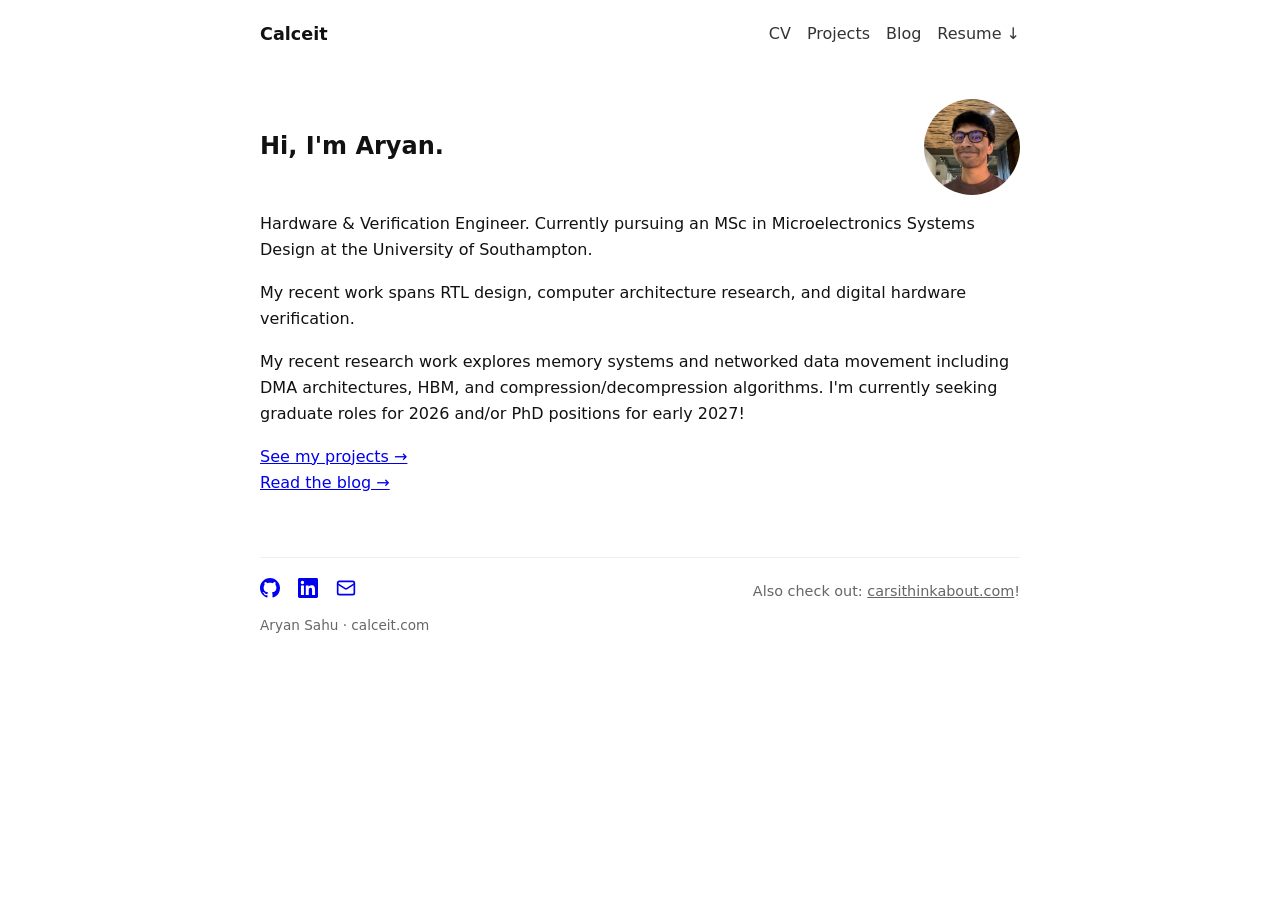
<file: index.html>
<!DOCTYPE html>
<html lang="en">
<head>
<meta charset="UTF-8">
<meta name="viewport" content="width=device-width, initial-scale=1.0">
<title>Aryan Sahu</title>
<link rel="stylesheet" href="style.css">
</head>

<body>
<nav>
<a href="index.html" class="nav-name">Calceit</a>

<div class="nav-links">
<a href="cv.html">CV</a>
<a href="projects.html">Projects</a>
<a href="blog.html">Blog</a>
<a href="Aryan_Sahu_Resume.pdf" target="_blank" class="nav-btn">Resume ↓</a>
</div>
</nav>

<main>

<section class="hero">

<div class="hero-text">
  <div class="hero-heading">
    <h1>Hi, I'm Aryan.</h1>
    <div class="hero-photo">
      <img src="photo.jpg" alt="Aryan Sahu">
    </div>
  </div>

  <p class="hero-sub">
  Hardware & Verification Engineer. Currently pursuing an MSc in Microelectronics Systems Design at the University of Southampton.
  </p>

  <p>
  My recent work spans RTL design, computer architecture research, and digital hardware verification.
  </p>

  <p>
  My recent research work explores memory systems and networked data movement including DMA architectures, HBM, and compression/decompression algorithms.
  I'm currently seeking graduate roles for 2026 and/or PhD positions for early 2027!
  </p>

  <a href="projects.html">See my projects →</a><br>
  <a href="blog.html">Read the blog →</a>
</div>

</section>

</main>

<footer>

<div class="footer-top">

<div class="footer-links">
<a href="https://github.com/calceit" target="_blank" aria-label="GitHub">
  <svg xmlns="http://www.w3.org/2000/svg" width="20" height="20" viewBox="0 0 24 24" fill="currentColor"><path d="M12 0C5.37 0 0 5.37 0 12c0 5.31 3.435 9.795 8.205 11.385.6.105.825-.255.825-.57 0-.285-.015-1.23-.015-2.235-3.015.555-3.795-.735-4.035-1.41-.135-.345-.72-1.41-1.23-1.695-.42-.225-1.02-.78-.015-.795.945-.015 1.62.87 1.845 1.23 1.08 1.815 2.805 1.305 3.495.99.105-.78.42-1.305.765-1.605-2.67-.3-5.46-1.335-5.46-5.925 0-1.305.465-2.385 1.23-3.225-.12-.3-.54-1.53.12-3.18 0 0 1.005-.315 3.3 1.23.96-.27 1.98-.405 3-.405s2.04.135 3 .405c2.295-1.56 3.3-1.23 3.3-1.23.66 1.65.24 2.88.12 3.18.765.84 1.23 1.905 1.23 3.225 0 4.605-2.805 5.625-5.475 5.925.435.375.81 1.095.81 2.22 0 1.605-.015 2.895-.015 3.3 0 .315.225.69.825.57A12.02 12.02 0 0 0 24 12c0-6.63-5.37-12-12-12z"/></svg>
</a>
<a href="https://linkedin.com/in/aryan-s4hu/" target="_blank" aria-label="LinkedIn">
  <svg xmlns="http://www.w3.org/2000/svg" width="20" height="20" viewBox="0 0 24 24" fill="currentColor"><path d="M20.447 20.452h-3.554v-5.569c0-1.328-.027-3.037-1.852-3.037-1.853 0-2.136 1.445-2.136 2.939v5.667H9.351V9h3.414v1.561h.046c.477-.9 1.637-1.85 3.37-1.85 3.601 0 4.267 2.37 4.267 5.455v6.286zM5.337 7.433a2.062 2.062 0 0 1-2.063-2.065 2.064 2.064 0 1 1 2.063 2.065zm1.782 13.019H3.555V9h3.564v11.452zM22.225 0H1.771C.792 0 0 .774 0 1.729v20.542C0 23.227.792 24 1.771 24h20.451C23.2 24 24 23.227 24 22.271V1.729C24 .774 23.2 0 22.222 0h.003z"/></svg>
</a>
<a href="mailto:aryan_sahu@outlook.com" aria-label="Email">
  <svg xmlns="http://www.w3.org/2000/svg" width="20" height="20" viewBox="0 0 24 24" fill="none" stroke="currentColor" stroke-width="2" stroke-linecap="round" stroke-linejoin="round"><rect x="2" y="4" width="20" height="16" rx="2"/><path d="m22 7-8.97 5.7a1.94 1.94 0 0 1-2.06 0L2 7"/></svg>
</a>
</div>

<div class="footer-extra">
Also check out: <a href="https://carsithinkabout.com" target="_blank">carsithinkabout.com</a>!
</div>

</div>

<div class="footer-copy">
Aryan Sahu · calceit.com
</div>

</footer>

</body>
</html>
</file>
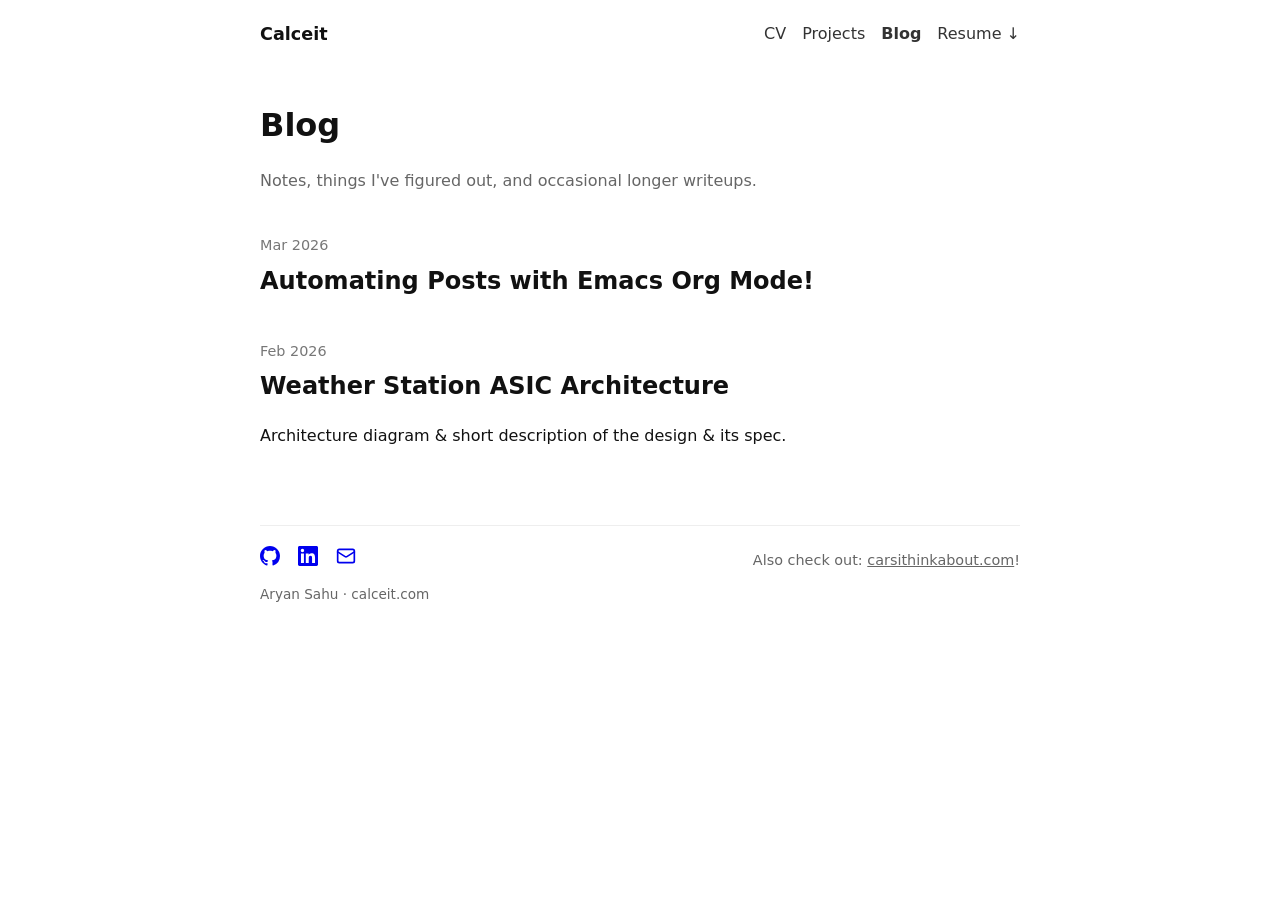
<file: blog.html>
<!DOCTYPE html>
<html lang="en">
<head>
<meta charset="UTF-8">
<meta name="viewport" content="width=device-width, initial-scale=1.0">
<title>Blog | Aryan Sahu</title>
<link rel="stylesheet" href="style.css">
</head>

<body>

<nav>
<a href="index.html" class="nav-name">Calceit</a>
<div class="nav-links">
<a href="cv.html">CV</a>
<a href="projects.html">Projects</a>
<a href="blog.html" class="active">Blog</a>
<a href="Aryan_Sahu_Resume.pdf" target="_blank" class="nav-btn">Resume ↓</a>
</div>
</nav>

<main>

<h1 class="page-title">Blog</h1>

<p class="page-sub">
Notes, things I've figured out, and occasional longer writeups.
</p>

<div class="blog-list">

<article class="note">
<div class="note-date">Mar 2026</div>
<h2 class="note-title"><a href="test.html">Automating Posts with Emacs Org Mode!</a></h2>
</article>

<article class="note">
<div class="note-date">Feb 2026</div>
<h2 class="note-title"><a href="weather-station-architecture.html">Weather Station ASIC Architecture</a></h2>
<p>Architecture diagram & short description of the design & its spec.</p>
</article>

</div>

</main>

<footer>

<div class="footer-top">

<div class="footer-links">
<a href="https://github.com/calceit" target="_blank" aria-label="GitHub">
  <svg xmlns="http://www.w3.org/2000/svg" width="20" height="20" viewBox="0 0 24 24" fill="currentColor"><path d="M12 0C5.37 0 0 5.37 0 12c0 5.31 3.435 9.795 8.205 11.385.6.105.825-.255.825-.57 0-.285-.015-1.23-.015-2.235-3.015.555-3.795-.735-4.035-1.41-.135-.345-.72-1.41-1.23-1.695-.42-.225-1.02-.78-.015-.795.945-.015 1.62.87 1.845 1.23 1.08 1.815 2.805 1.305 3.495.99.105-.78.42-1.305.765-1.605-2.67-.3-5.46-1.335-5.46-5.925 0-1.305.465-2.385 1.23-3.225-.12-.3-.54-1.53.12-3.18 0 0 1.005-.315 3.3 1.23.96-.27 1.98-.405 3-.405s2.04.135 3 .405c2.295-1.56 3.3-1.23 3.3-1.23.66 1.65.24 2.88.12 3.18.765.84 1.23 1.905 1.23 3.225 0 4.605-2.805 5.625-5.475 5.925.435.375.81 1.095.81 2.22 0 1.605-.015 2.895-.015 3.3 0 .315.225.69.825.57A12.02 12.02 0 0 0 24 12c0-6.63-5.37-12-12-12z"/></svg>
</a>
<a href="https://linkedin.com/in/aryan-s4hu/" target="_blank" aria-label="LinkedIn">
  <svg xmlns="http://www.w3.org/2000/svg" width="20" height="20" viewBox="0 0 24 24" fill="currentColor"><path d="M20.447 20.452h-3.554v-5.569c0-1.328-.027-3.037-1.852-3.037-1.853 0-2.136 1.445-2.136 2.939v5.667H9.351V9h3.414v1.561h.046c.477-.9 1.637-1.85 3.37-1.85 3.601 0 4.267 2.37 4.267 5.455v6.286zM5.337 7.433a2.062 2.062 0 0 1-2.063-2.065 2.064 2.064 0 1 1 2.063 2.065zm1.782 13.019H3.555V9h3.564v11.452zM22.225 0H1.771C.792 0 0 .774 0 1.729v20.542C0 23.227.792 24 1.771 24h20.451C23.2 24 24 23.227 24 22.271V1.729C24 .774 23.2 0 22.222 0h.003z"/></svg>
</a>
<a href="mailto:aryan_sahu@outlook.com" aria-label="Email">
  <svg xmlns="http://www.w3.org/2000/svg" width="20" height="20" viewBox="0 0 24 24" fill="none" stroke="currentColor" stroke-width="2" stroke-linecap="round" stroke-linejoin="round"><rect x="2" y="4" width="20" height="16" rx="2"/><path d="m22 7-8.97 5.7a1.94 1.94 0 0 1-2.06 0L2 7"/></svg>
</a>
</div>

<div class="footer-extra">
Also check out: <a href="https://carsithinkabout.com" target="_blank">carsithinkabout.com</a>!
</div>

</div>

<div class="footer-copy">
Aryan Sahu · calceit.com
</div>

</footer>

</body>
</html>
</file>
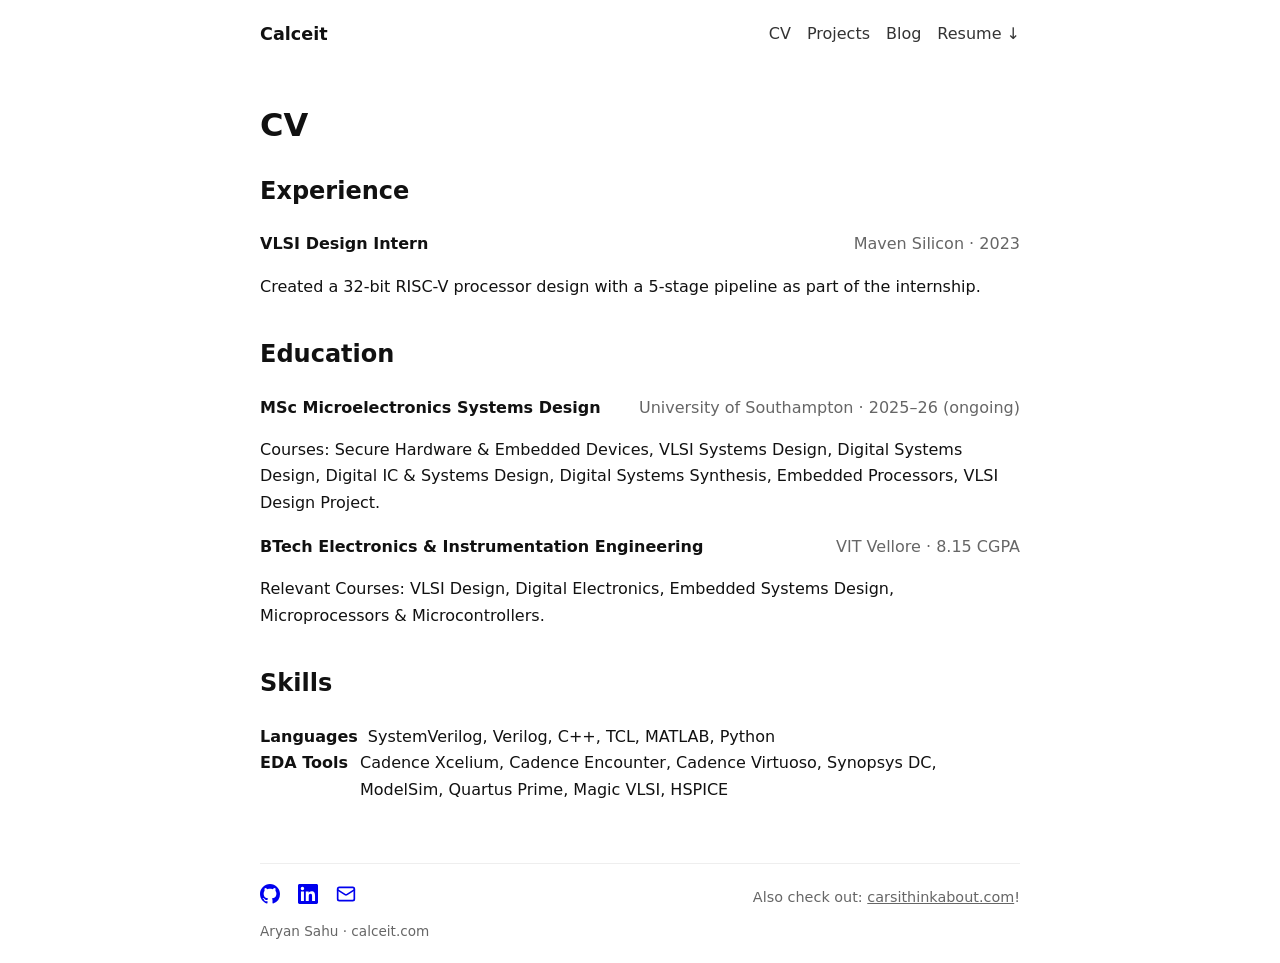
<file: cv.html>
<!DOCTYPE html>
<html lang="en">
<head>
<meta charset="UTF-8">
<meta name="viewport" content="width=device-width, initial-scale=1.0">
<title>CV | Aryan Sahu</title>
<link rel="stylesheet" href="style.css">
</head>
<body>
<nav>
<a href="index.html" class="nav-name">Calceit</a>

<div class="nav-links">
<a href="cv.html">CV</a>
<a href="projects.html">Projects</a>
<a href="blog.html">Blog</a>
<a href="Aryan_Sahu_Resume.pdf" target="_blank" class="nav-btn">Resume ↓</a>
</div>
</nav>
  <main>

    <h1 class="page-title">CV</h1>

    <section class="cv-section">
      <h2>Experience</h2>

      <div class="cv-item">
        <div class="cv-item-header">
          <span class="cv-item-title">VLSI Design Intern</span>
          <span class="cv-item-meta">Maven Silicon &middot; 2023</span>
        </div>
        <p>Created a 32-bit RISC-V processor design with a 5-stage pipeline as part of the internship.</p>
      </div>

    </section>

    <section class="cv-section">
      <h2>Education</h2>

      <div class="cv-item">
        <div class="cv-item-header">
          <span class="cv-item-title">MSc Microelectronics Systems Design</span>
          <span class="cv-item-meta">University of Southampton &middot; 2025–26 (ongoing) </span>
        </div>
        <p>Courses: Secure Hardware &amp Embedded Devices, VLSI Systems Design, Digital Systems Design, Digital IC &amp Systems Design, Digital Systems Synthesis, Embedded Processors, VLSI Design Project. </p>
      </div>

      <div class="cv-item">
        <div class="cv-item-header">
          <span class="cv-item-title">BTech Electronics &amp; Instrumentation Engineering</span>
          <span class="cv-item-meta">VIT Vellore &middot; 8.15 CGPA</span>
        </div>
        <p>Relevant Courses: VLSI Design, Digital Electronics, Embedded Systems Design, Microprocessors &amp Microcontrollers. </p>
      </div>

    </section>

    <section class="cv-section">
      <h2>Skills</h2>
      <div class="skills-grid">
        <div class="skills-row">
          <span class="skills-label">Languages</span>
          <span>SystemVerilog, Verilog, C++, TCL, MATLAB, Python</span>
        </div>
        <div class="skills-row">
          <span class="skills-label">EDA Tools</span>
          <span>Cadence Xcelium, Cadence Encounter, Cadence Virtuoso, Synopsys DC, ModelSim, Quartus Prime, Magic VLSI, HSPICE</span>
        </div>
      </div>
    </section>

  </main>

 <footer>

<div class="footer-top">

<div class="footer-links">
<a href="https://github.com/calceit" target="_blank" aria-label="GitHub">
  <svg xmlns="http://www.w3.org/2000/svg" width="20" height="20" viewBox="0 0 24 24" fill="currentColor"><path d="M12 0C5.37 0 0 5.37 0 12c0 5.31 3.435 9.795 8.205 11.385.6.105.825-.255.825-.57 0-.285-.015-1.23-.015-2.235-3.015.555-3.795-.735-4.035-1.41-.135-.345-.72-1.41-1.23-1.695-.42-.225-1.02-.78-.015-.795.945-.015 1.62.87 1.845 1.23 1.08 1.815 2.805 1.305 3.495.99.105-.78.42-1.305.765-1.605-2.67-.3-5.46-1.335-5.46-5.925 0-1.305.465-2.385 1.23-3.225-.12-.3-.54-1.53.12-3.18 0 0 1.005-.315 3.3 1.23.96-.27 1.98-.405 3-.405s2.04.135 3 .405c2.295-1.56 3.3-1.23 3.3-1.23.66 1.65.24 2.88.12 3.18.765.84 1.23 1.905 1.23 3.225 0 4.605-2.805 5.625-5.475 5.925.435.375.81 1.095.81 2.22 0 1.605-.015 2.895-.015 3.3 0 .315.225.69.825.57A12.02 12.02 0 0 0 24 12c0-6.63-5.37-12-12-12z"/></svg>
</a>
<a href="https://linkedin.com/in/aryan-s4hu/" target="_blank" aria-label="LinkedIn">
  <svg xmlns="http://www.w3.org/2000/svg" width="20" height="20" viewBox="0 0 24 24" fill="currentColor"><path d="M20.447 20.452h-3.554v-5.569c0-1.328-.027-3.037-1.852-3.037-1.853 0-2.136 1.445-2.136 2.939v5.667H9.351V9h3.414v1.561h.046c.477-.9 1.637-1.85 3.37-1.85 3.601 0 4.267 2.37 4.267 5.455v6.286zM5.337 7.433a2.062 2.062 0 0 1-2.063-2.065 2.064 2.064 0 1 1 2.063 2.065zm1.782 13.019H3.555V9h3.564v11.452zM22.225 0H1.771C.792 0 0 .774 0 1.729v20.542C0 23.227.792 24 1.771 24h20.451C23.2 24 24 23.227 24 22.271V1.729C24 .774 23.2 0 22.222 0h.003z"/></svg>
</a>
<a href="mailto:aryan_sahu@outlook.com" aria-label="Email">
  <svg xmlns="http://www.w3.org/2000/svg" width="20" height="20" viewBox="0 0 24 24" fill="none" stroke="currentColor" stroke-width="2" stroke-linecap="round" stroke-linejoin="round"><rect x="2" y="4" width="20" height="16" rx="2"/><path d="m22 7-8.97 5.7a1.94 1.94 0 0 1-2.06 0L2 7"/></svg>
</a>
</div>

<div class="footer-extra">
Also check out: <a href="https://carsithinkabout.com" target="_blank">carsithinkabout.com</a>!
</div>

</div>

<div class="footer-copy">
Aryan Sahu · calceit.com

</body>
</html>
</file>
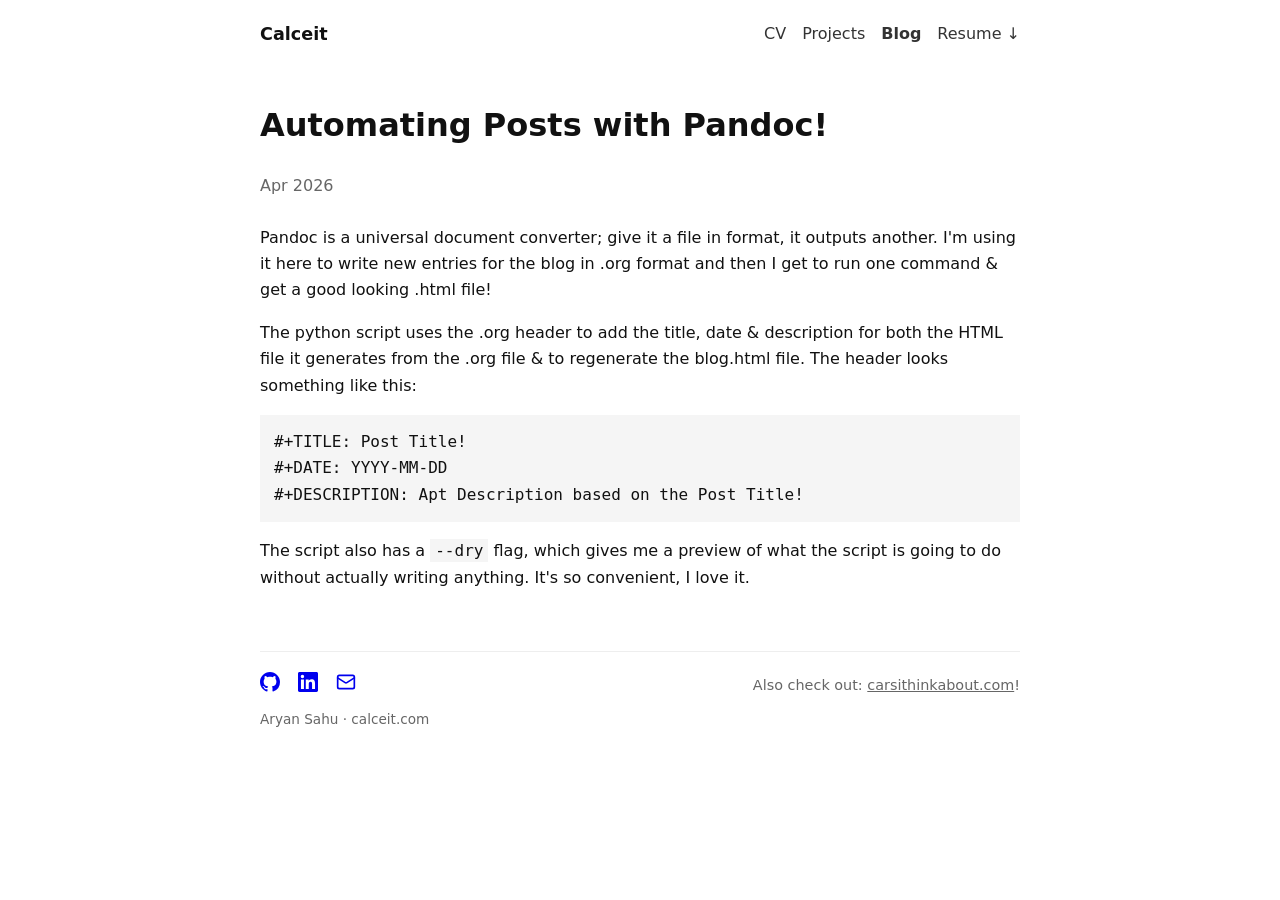
<file: pandoc.html>
<!DOCTYPE html>
<html lang="en">
<head>
<meta charset="UTF-8">
<meta name="viewport" content="width=device-width, initial-scale=1.0">
<title>Automating Posts with Pandoc! | Aryan Sahu</title>
<link rel="stylesheet" href="style.css">
</head>

<body>

<nav>
<a href="index.html" class="nav-name">Calceit</a>
<div class="nav-links">
<a href="cv.html">CV</a>
<a href="projects.html">Projects</a>
<a href="blog.html" class="active">Blog</a>
<a href="Aryan_Sahu_Resume.pdf" target="_blank" class="nav-btn">Resume ↓</a>
</div>
</nav>

<main>

<h1>Automating Posts with Pandoc!</h1>
<p class="post-date">Apr 2026</p>

<p>Pandoc is a universal document converter; give it a file in format,
it outputs another. I'm using it here to write new entries for the blog
in .org format and then I get to run one command &amp; get a good
looking .html file!</p>
<p>The python script uses the .org header to add the title, date &amp;
description for both the HTML file it generates from the .org file &amp;
to regenerate the blog.html file. The header looks something like
this:</p>
<pre><code>#+TITLE: Post Title!
#+DATE: YYYY-MM-DD
#+DESCRIPTION: Apt Description based on the Post Title!
</code></pre>
<p>The script also has a <code>--dry</code> flag, which gives me a
preview of what the script is going to do without actually writing
anything. It's so convenient, I love it.</p>

</main>

<footer>

<div class="footer-top">

<div class="footer-links">
<a href="https://github.com/calceit" target="_blank" aria-label="GitHub">
  <svg xmlns="http://www.w3.org/2000/svg" width="20" height="20" viewBox="0 0 24 24" fill="currentColor"><path d="M12 0C5.37 0 0 5.37 0 12c0 5.31 3.435 9.795 8.205 11.385.6.105.825-.255.825-.57 0-.285-.015-1.23-.015-2.235-3.015.555-3.795-.735-4.035-1.41-.135-.345-.72-1.41-1.23-1.695-.42-.225-1.02-.78-.015-.795.945-.015 1.62.87 1.845 1.23 1.08 1.815 2.805 1.305 3.495.99.105-.78.42-1.305.765-1.605-2.67-.3-5.46-1.335-5.46-5.925 0-1.305.465-2.385 1.23-3.225-.12-.3-.54-1.53.12-3.18 0 0 1.005-.315 3.3 1.23.96-.27 1.98-.405 3-.405s2.04.135 3 .405c2.295-1.56 3.3-1.23 3.3-1.23.66 1.65.24 2.88.12 3.18.765.84 1.23 1.905 1.23 3.225 0 4.605-2.805 5.625-5.475 5.925.435.375.81 1.095.81 2.22 0 1.605-.015 2.895-.015 3.3 0 .315.225.69.825.57A12.02 12.02 0 0 0 24 12c0-6.63-5.37-12-12-12z"/></svg>
</a>
<a href="https://linkedin.com/in/aryan-s4hu/" target="_blank" aria-label="LinkedIn">
  <svg xmlns="http://www.w3.org/2000/svg" width="20" height="20" viewBox="0 0 24 24" fill="currentColor"><path d="M20.447 20.452h-3.554v-5.569c0-1.328-.027-3.037-1.852-3.037-1.853 0-2.136 1.445-2.136 2.939v5.667H9.351V9h3.414v1.561h.046c.477-.9 1.637-1.85 3.37-1.85 3.601 0 4.267 2.37 4.267 5.455v6.286zM5.337 7.433a2.062 2.062 0 0 1-2.063-2.065 2.064 2.064 0 1 1 2.063 2.065zm1.782 13.019H3.555V9h3.564v11.452zM22.225 0H1.771C.792 0 0 .774 0 1.729v20.542C0 23.227.792 24 1.771 24h20.451C23.2 24 24 23.227 24 22.271V1.729C24 .774 23.2 0 22.222 0h.003z"/></svg>
</a>
<a href="mailto:aryan_sahu@outlook.com" aria-label="Email">
  <svg xmlns="http://www.w3.org/2000/svg" width="20" height="20" viewBox="0 0 24 24" fill="none" stroke="currentColor" stroke-width="2" stroke-linecap="round" stroke-linejoin="round"><rect x="2" y="4" width="20" height="16" rx="2"/><path d="m22 7-8.97 5.7a1.94 1.94 0 0 1-2.06 0L2 7"/></svg>
</a>
</div>

<div class="footer-extra">
Also check out: <a href="https://carsithinkabout.com" target="_blank">carsithinkabout.com</a>!
</div>

</div>

<div class="footer-copy">
Aryan Sahu · calceit.com
</div>

</footer>

</body>
</html>
</file>
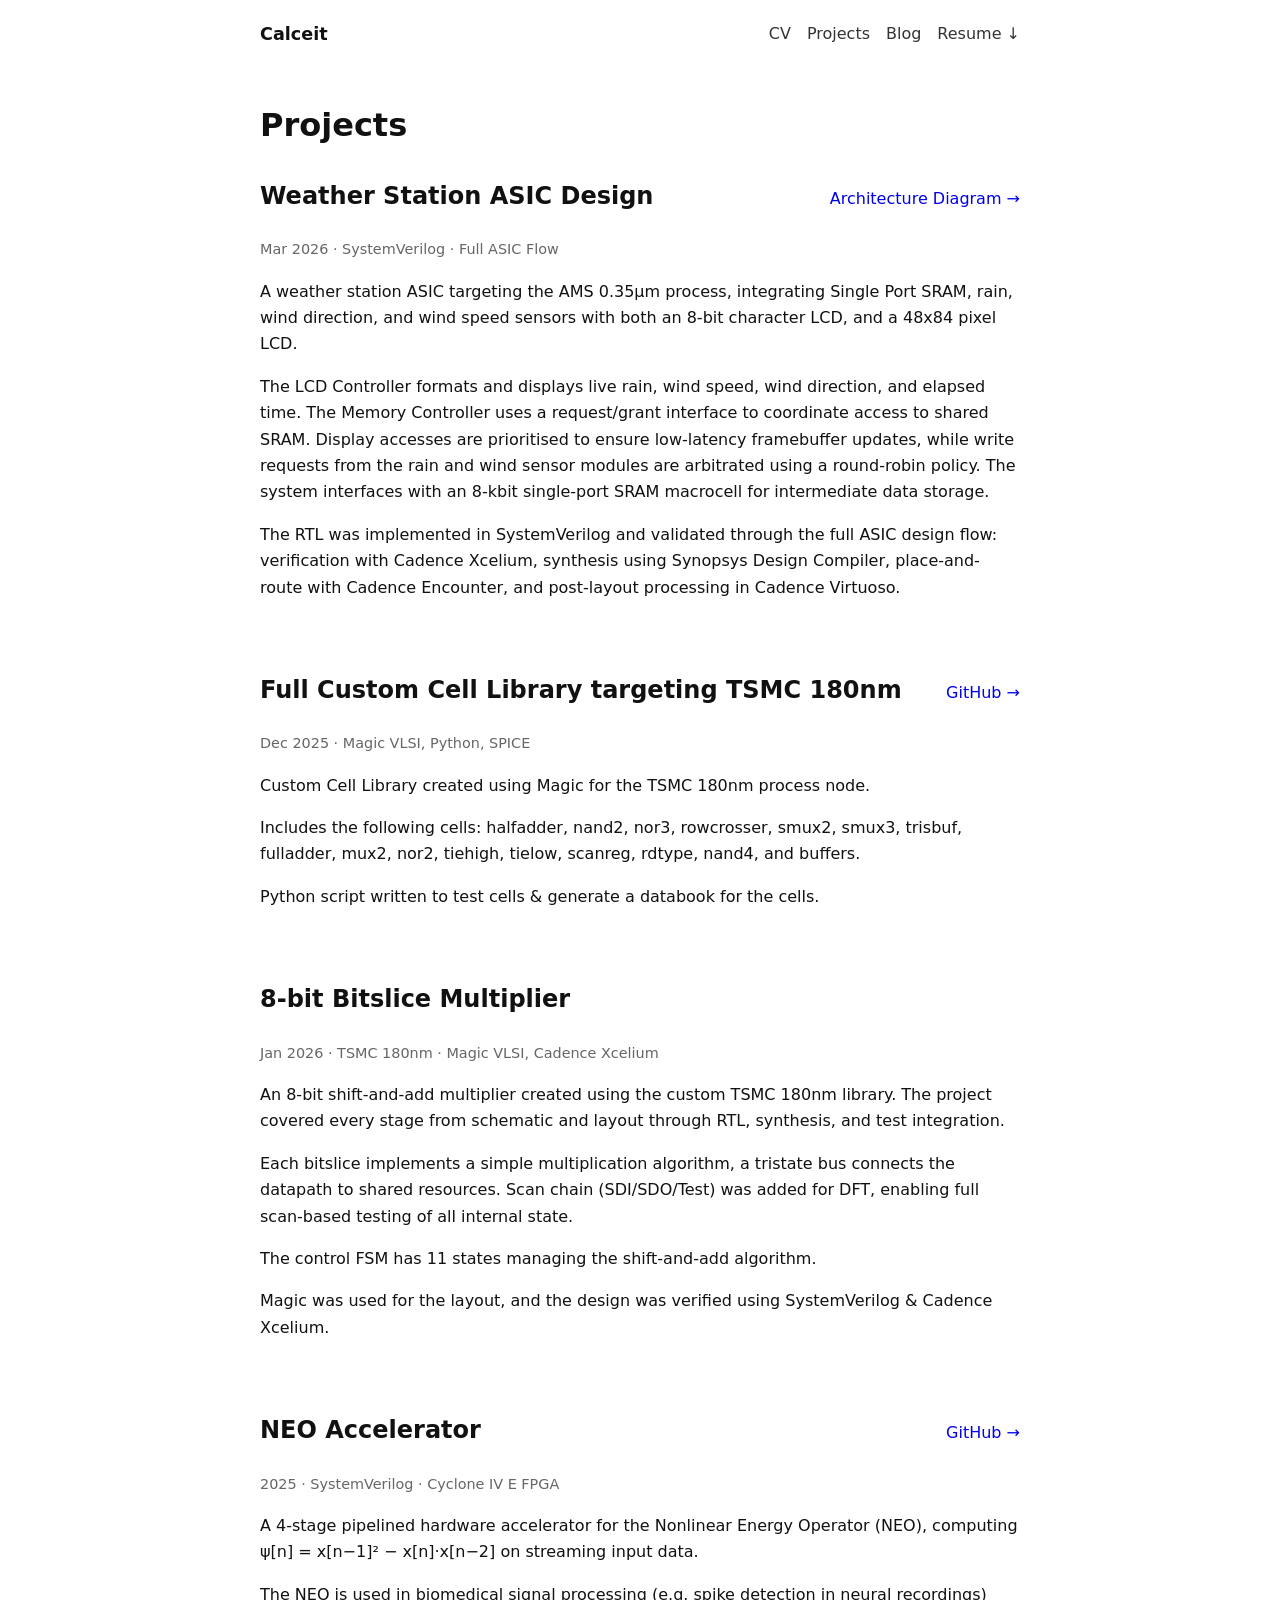
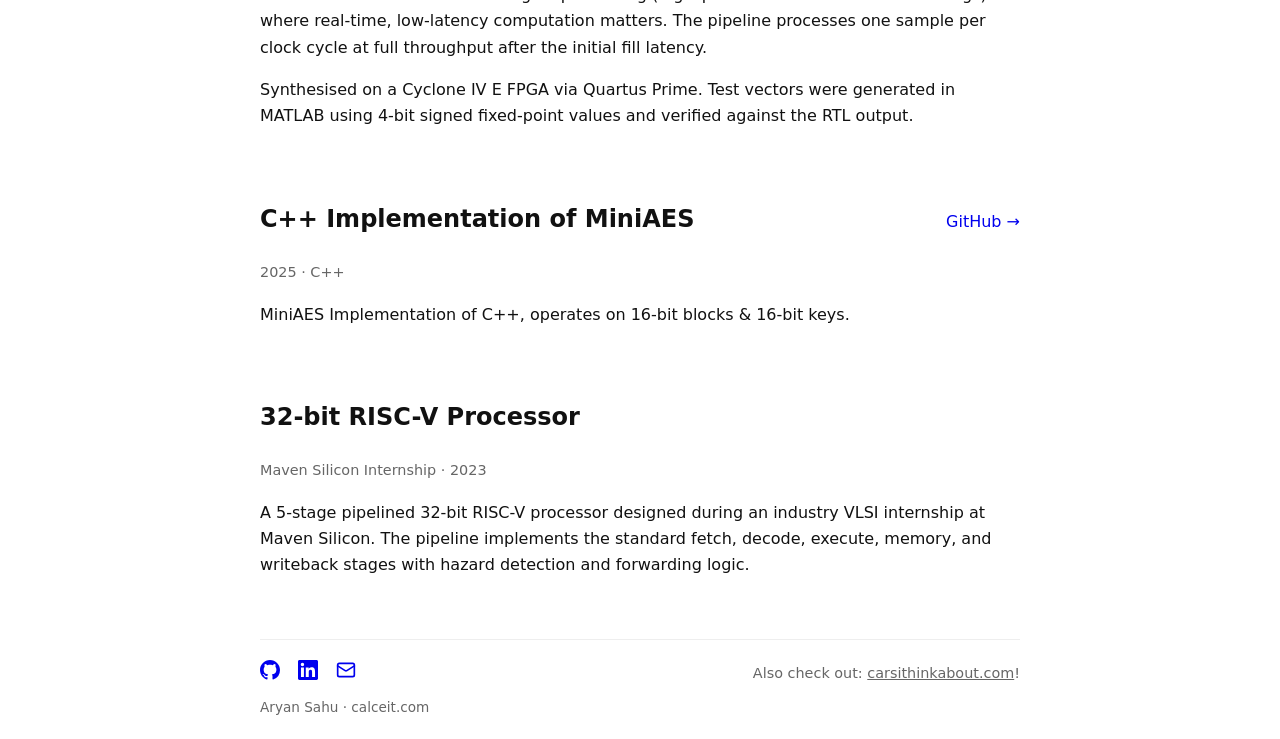
<file: projects.html>
<!DOCTYPE html>
<html lang="en">
<head>
<meta charset="UTF-8">
<meta name="viewport" content="width=device-width, initial-scale=1.0">
<title>Projects | Aryan Sahu</title>
<link rel="stylesheet" href="style.css">
</head>
<body>
<nav>
<a href="index.html" class="nav-name">Calceit</a>

<div class="nav-links">
<a href="cv.html">CV</a>
<a href="projects.html">Projects</a>
<a href="blog.html">Blog</a>
<a href="Aryan_Sahu_Resume.pdf" target="_blank" class="nav-btn">Resume ↓</a>
</div>
</nav>
  <main>

    <h1 class="page-title">Projects</h1>

    <article class="project">
      <div class="project-header">
        <div>
          <h2 class="project-title">Weather Station ASIC Design</h2>
          <span class="project-meta"> Mar 2026 &middot; SystemVerilog &middot; Full ASIC Flow </span>
        </div>
        <a href="weather-station-architecture.html" class="project-link">Architecture Diagram →</a>
      </div>
      <div class="project-body">
        <p>A weather station ASIC targeting the AMS 0.35µm process, integrating Single Port SRAM, rain, wind direction, and wind speed sensors with both an 8-bit character LCD, and a 48x84 pixel LCD.</p>
        <p>The LCD Controller formats and displays live rain, wind speed, wind direction, and elapsed time. The Memory Controller uses a request/grant interface to coordinate access to shared SRAM. Display accesses are prioritised to ensure low-latency framebuffer updates, while write requests from the rain and wind sensor modules are arbitrated using a round-robin policy. The system interfaces with an 8-kbit single-port SRAM macrocell for intermediate data storage.</p>
        <p>The RTL was implemented in SystemVerilog and validated through the full ASIC design flow: verification with Cadence Xcelium, synthesis using Synopsys Design Compiler, place-and-route with Cadence Encounter, and post-layout processing in Cadence Virtuoso.</p>
      </div>
    </article>

 <article class="project">
      <div class="project-header">
        <div>
          <h2 class="project-title">Full Custom Cell Library targeting TSMC 180nm</h2>
          <span class="project-meta"> Dec 2025 &middot; Magic VLSI, Python, SPICE  </span>
        </div>
        <a href="https://github.com/calceit/Custom-Cell-Library" class="project-link" target="_blank">GitHub →</a>
      </div>
      <div class="project-body">
        <p>Custom Cell Library created using Magic for the TSMC 180nm process node. </p>
        <p>Includes the following cells: halfadder, nand2, nor3, rowcrosser, smux2, smux3, trisbuf, fulladder, mux2, nor2, tiehigh, tielow, scanreg, rdtype, nand4, and buffers. </p>
        <p>Python script written to test cells & generate a databook for the cells. </p>
      </div>
    </article>

    <article class="project">
      <div class="project-header">
        <div>
          <h2 class="project-title">8-bit Bitslice Multiplier</h2>
          <span class="project-meta"> Jan 2026 &middot; TSMC 180nm &middot; Magic VLSI, Cadence Xcelium</span>
        </div>
      </div>
      <div class="project-body">
        <p>An 8-bit shift-and-add multiplier created using the custom TSMC 180nm library. The project covered every stage from schematic and layout through RTL, synthesis, and test integration.</p>
        <p>Each bitslice implements a simple multiplication algorithm, a tristate bus connects the datapath to shared resources. Scan chain (SDI/SDO/Test) was added for DFT, enabling full scan-based testing of all internal state.</p>
                <p>The control FSM has 11 states managing the shift-and-add algorithm.</p>
        <p>Magic was used for the layout, and the design was verified using SystemVerilog & Cadence Xcelium.</p>
      </div>
    </article>
 
    <article class="project">
      <div class="project-header">
        <div>
          <h2 class="project-title">NEO Accelerator</h2>
          <span class="project-meta">2025 &middot; SystemVerilog &middot; Cyclone IV E FPGA </span>
        </div>
        <a href="https://github.com/calceit/NEO" class="project-link" target="_blank">GitHub →</a>
      </div>
      <div class="project-body">
        <p>A 4-stage pipelined hardware accelerator for the Nonlinear Energy Operator (NEO), computing ψ[n] = x[n−1]² − x[n]·x[n−2] on streaming input data.</p>
        <p>The NEO is used in biomedical signal processing (e.g. spike detection in neural recordings) where real-time, low-latency computation matters. The pipeline processes one sample per clock cycle at full throughput after the initial fill latency.</p>
        <p>Synthesised on a Cyclone IV E FPGA via Quartus Prime. Test vectors were generated in MATLAB using 4-bit signed fixed-point values and verified against the RTL output.</p>
      </div>
    </article>

    <article class="project">
      <div class="project-header">
        <div>
          <h2 class="project-title">C++ Implementation of MiniAES</h2>
          <span class="project-meta">2025 &middot; C++  </span>
        </div>
        <a href="https://github.com/calceit/MiniAES" class="project-link" target="_blank">GitHub →</a>
      </div>
      <div class="project-body">
        <p>MiniAES Implementation of C++, operates on 16-bit blocks & 16-bit keys. </p>
      </div>
    </article>

    <article class="project">
      <div class="project-header">
        <div>
          <h2 class="project-title">32-bit RISC-V Processor</h2>
          <span class="project-meta">Maven Silicon Internship &middot; 2023</span>
        </div>
      </div>
      <div class="project-body">
        <p>A 5-stage pipelined 32-bit RISC-V processor designed during an industry VLSI internship at Maven Silicon. The pipeline implements the standard fetch, decode, execute, memory, and writeback stages with hazard detection and forwarding logic.</p>
      </div>
    </article>

  </main>

 <footer>

<div class="footer-top">

<div class="footer-links">
<a href="https://github.com/calceit" target="_blank" aria-label="GitHub">
  <svg xmlns="http://www.w3.org/2000/svg" width="20" height="20" viewBox="0 0 24 24" fill="currentColor"><path d="M12 0C5.37 0 0 5.37 0 12c0 5.31 3.435 9.795 8.205 11.385.6.105.825-.255.825-.57 0-.285-.015-1.23-.015-2.235-3.015.555-3.795-.735-4.035-1.41-.135-.345-.72-1.41-1.23-1.695-.42-.225-1.02-.78-.015-.795.945-.015 1.62.87 1.845 1.23 1.08 1.815 2.805 1.305 3.495.99.105-.78.42-1.305.765-1.605-2.67-.3-5.46-1.335-5.46-5.925 0-1.305.465-2.385 1.23-3.225-.12-.3-.54-1.53.12-3.18 0 0 1.005-.315 3.3 1.23.96-.27 1.98-.405 3-.405s2.04.135 3 .405c2.295-1.56 3.3-1.23 3.3-1.23.66 1.65.24 2.88.12 3.18.765.84 1.23 1.905 1.23 3.225 0 4.605-2.805 5.625-5.475 5.925.435.375.81 1.095.81 2.22 0 1.605-.015 2.895-.015 3.3 0 .315.225.69.825.57A12.02 12.02 0 0 0 24 12c0-6.63-5.37-12-12-12z"/></svg>
</a>
<a href="https://linkedin.com/in/aryan-s4hu/" target="_blank" aria-label="LinkedIn">
  <svg xmlns="http://www.w3.org/2000/svg" width="20" height="20" viewBox="0 0 24 24" fill="currentColor"><path d="M20.447 20.452h-3.554v-5.569c0-1.328-.027-3.037-1.852-3.037-1.853 0-2.136 1.445-2.136 2.939v5.667H9.351V9h3.414v1.561h.046c.477-.9 1.637-1.85 3.37-1.85 3.601 0 4.267 2.37 4.267 5.455v6.286zM5.337 7.433a2.062 2.062 0 0 1-2.063-2.065 2.064 2.064 0 1 1 2.063 2.065zm1.782 13.019H3.555V9h3.564v11.452zM22.225 0H1.771C.792 0 0 .774 0 1.729v20.542C0 23.227.792 24 1.771 24h20.451C23.2 24 24 23.227 24 22.271V1.729C24 .774 23.2 0 22.222 0h.003z"/></svg>
</a>
<a href="mailto:aryan_sahu@outlook.com" aria-label="Email">
  <svg xmlns="http://www.w3.org/2000/svg" width="20" height="20" viewBox="0 0 24 24" fill="none" stroke="currentColor" stroke-width="2" stroke-linecap="round" stroke-linejoin="round"><rect x="2" y="4" width="20" height="16" rx="2"/><path d="m22 7-8.97 5.7a1.94 1.94 0 0 1-2.06 0L2 7"/></svg>
</a>
</div>

<div class="footer-extra">
Also check out: <a href="https://carsithinkabout.com" target="_blank">carsithinkabout.com</a>!
</div>

</div>

<div class="footer-copy">
Aryan Sahu · calceit.com

</body>
</html>
</file>
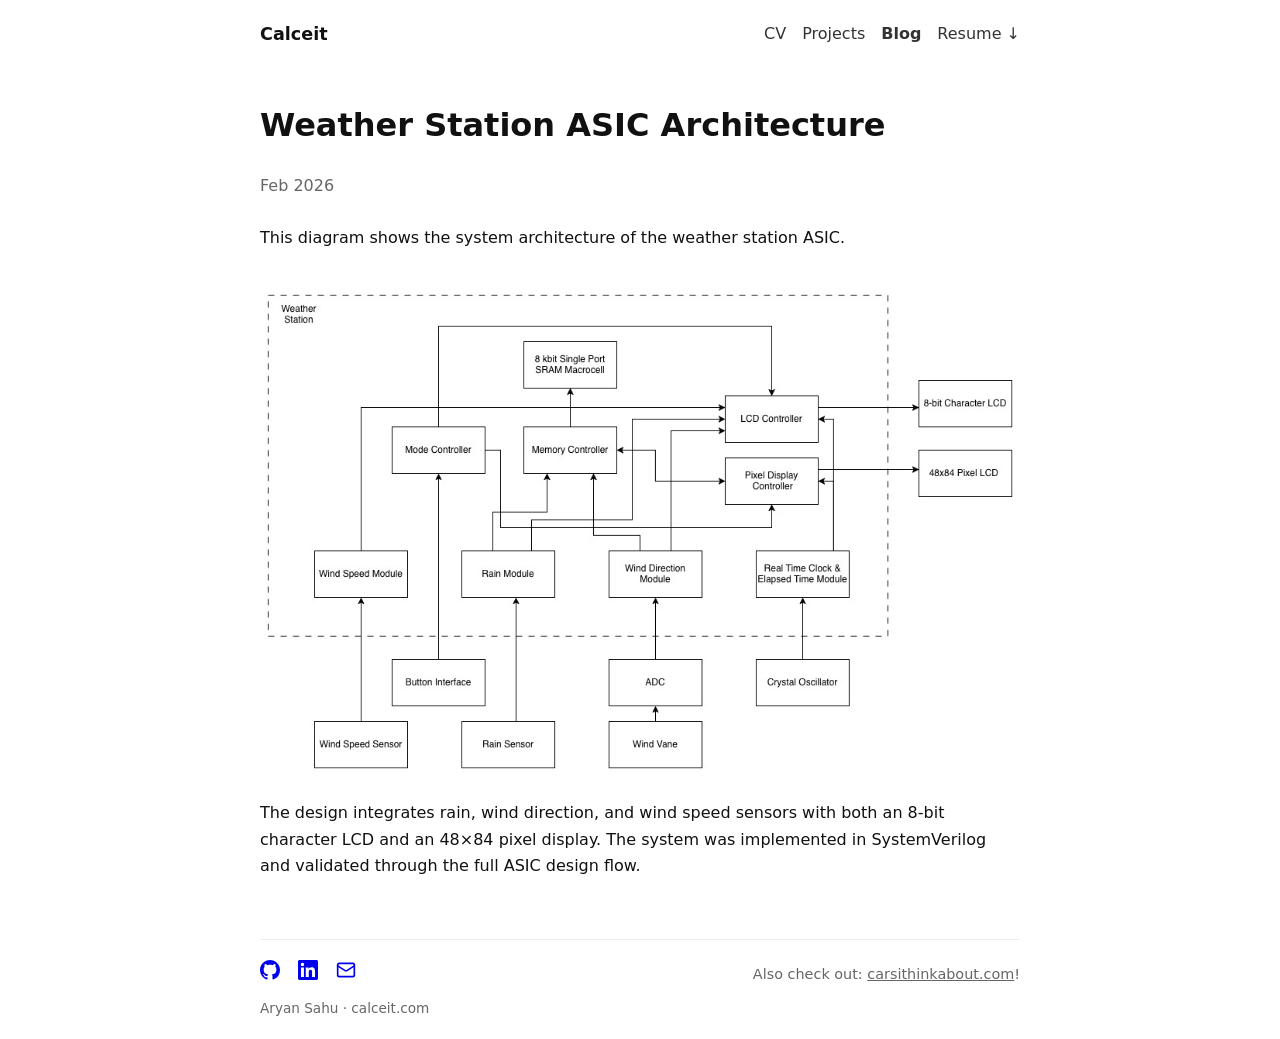
<file: weather-station-architecture.html>
<!DOCTYPE html>
<html lang="en">
<head>
<meta charset="UTF-8">
<meta name="viewport" content="width=device-width, initial-scale=1.0">
<title>Weather Station ASIC Architecture | Aryan Sahu</title>
<link rel="stylesheet" href="style.css">
</head>

<body>

<nav>
<a href="index.html" class="nav-name">Calceit</a>
<div class="nav-links">
<a href="cv.html">CV</a>
<a href="projects.html">Projects</a>
<a href="blog.html" class="active">Blog</a>
<a href="Aryan_Sahu_Resume.pdf" target="_blank" class="nav-btn">Resume ↓</a>
</div>
</nav>

<main>

<h1>Weather Station ASIC Architecture</h1>
<p class="post-date">Feb 2026</p>

<p>This diagram shows the system architecture of the weather station
ASIC.</p>
<img src="Architecture Diagram.jpg" alt="Weather Station Architecture Diagram" style="width:100%; margin-top:20px;">

<p>The design integrates rain, wind direction, and wind speed sensors
with both an 8-bit character LCD and an 48×84 pixel display. The system
was implemented in SystemVerilog and validated through the full ASIC
design flow.</p>

</main>

<footer>

<div class="footer-top">

<div class="footer-links">
<a href="https://github.com/calceit" target="_blank" aria-label="GitHub">
  <svg xmlns="http://www.w3.org/2000/svg" width="20" height="20" viewBox="0 0 24 24" fill="currentColor"><path d="M12 0C5.37 0 0 5.37 0 12c0 5.31 3.435 9.795 8.205 11.385.6.105.825-.255.825-.57 0-.285-.015-1.23-.015-2.235-3.015.555-3.795-.735-4.035-1.41-.135-.345-.72-1.41-1.23-1.695-.42-.225-1.02-.78-.015-.795.945-.015 1.62.87 1.845 1.23 1.08 1.815 2.805 1.305 3.495.99.105-.78.42-1.305.765-1.605-2.67-.3-5.46-1.335-5.46-5.925 0-1.305.465-2.385 1.23-3.225-.12-.3-.54-1.53.12-3.18 0 0 1.005-.315 3.3 1.23.96-.27 1.98-.405 3-.405s2.04.135 3 .405c2.295-1.56 3.3-1.23 3.3-1.23.66 1.65.24 2.88.12 3.18.765.84 1.23 1.905 1.23 3.225 0 4.605-2.805 5.625-5.475 5.925.435.375.81 1.095.81 2.22 0 1.605-.015 2.895-.015 3.3 0 .315.225.69.825.57A12.02 12.02 0 0 0 24 12c0-6.63-5.37-12-12-12z"/></svg>
</a>
<a href="https://linkedin.com/in/aryan-s4hu/" target="_blank" aria-label="LinkedIn">
  <svg xmlns="http://www.w3.org/2000/svg" width="20" height="20" viewBox="0 0 24 24" fill="currentColor"><path d="M20.447 20.452h-3.554v-5.569c0-1.328-.027-3.037-1.852-3.037-1.853 0-2.136 1.445-2.136 2.939v5.667H9.351V9h3.414v1.561h.046c.477-.9 1.637-1.85 3.37-1.85 3.601 0 4.267 2.37 4.267 5.455v6.286zM5.337 7.433a2.062 2.062 0 0 1-2.063-2.065 2.064 2.064 0 1 1 2.063 2.065zm1.782 13.019H3.555V9h3.564v11.452zM22.225 0H1.771C.792 0 0 .774 0 1.729v20.542C0 23.227.792 24 1.771 24h20.451C23.2 24 24 23.227 24 22.271V1.729C24 .774 23.2 0 22.222 0h.003z"/></svg>
</a>
<a href="mailto:aryan_sahu@outlook.com" aria-label="Email">
  <svg xmlns="http://www.w3.org/2000/svg" width="20" height="20" viewBox="0 0 24 24" fill="none" stroke="currentColor" stroke-width="2" stroke-linecap="round" stroke-linejoin="round"><rect x="2" y="4" width="20" height="16" rx="2"/><path d="m22 7-8.97 5.7a1.94 1.94 0 0 1-2.06 0L2 7"/></svg>
</a>
</div>

<div class="footer-extra">
Also check out: <a href="https://carsithinkabout.com" target="_blank">carsithinkabout.com</a>!
</div>

</div>

<div class="footer-copy">
Aryan Sahu · calceit.com
</div>

</footer>

</body>
</html>
</file>
<file: style.css>
/* ===== Base ===== */

body {
  font-family: system-ui, -apple-system, Segoe UI, Roboto, sans-serif;
  max-width: 760px;
  margin: auto;
  padding: 20px;
  line-height: 1.65;
  color: #111;
}

main {
  margin-top: 40px;
}

/* ===== Navigation ===== */

nav {
  display: flex;
  justify-content: space-between;
  align-items: center;
  margin-bottom: 50px;
}

.nav-name {
  font-weight: 600;
  font-size: 1.1rem;
  text-decoration: none;
  color: #111;
}

.nav-name:hover {
  text-decoration: none;
}

.dot {
  color: #888;
}

.nav-links {
  display: flex;
  align-items: center;
  gap: 16px;
}

.nav-links a {
  text-decoration: none;
  color: #333;
}

.nav-links a:hover {
  text-decoration: underline;
}

.nav-links .active {
  font-weight: 600;
}

/* ===== Page Titles ===== */

.page-title {
  margin-bottom: 5px;
}

.page-sub {
  color: #666;
  margin-bottom: 40px;
}

/* ===== Hero (index) ===== */

.hero-heading {
  display: flex;
  align-items: center;
  justify-content: space-between;
  gap: 24px;
  margin-bottom: 0;
}

.hero-heading h1 {
  margin: 0;
}

.hero-photo {
  flex-shrink: 0;
}

.hero-photo img {
  width: 96px;
  height: 96px;
  object-fit: cover;
  border-radius: 50%;
  display: block;
}

@media (max-width: 560px) {
  .hero-photo img {
    width: 72px;
    height: 72px;
  }
}

/* ===== Blog ===== */

.blog-list {
  display: flex;
  flex-direction: column;
  gap: 30px;
}

.note-date {
  font-size: 0.9rem;
  color: #777;
}

.note-title {
  margin: 4px 0 8px 0;
}

.note-title a {
  color: #111;
  text-decoration: none;
}

.note-title a:hover {
  text-decoration: underline;
}

/* ===== Projects ===== */

.project {
  margin-bottom: 50px;
}

.project-header {
  display: flex;
  justify-content: space-between;
  align-items: baseline;
}

.project-meta {
  color: #666;
  font-size: 0.9rem;
}

.project-link {
  text-decoration: none;
}

/* ===== CV ===== */

.cv-section {
  margin-bottom: 35px;
}

.cv-item {
  margin-bottom: 18px;
}

.cv-item-header {
  display: flex;
  justify-content: space-between;
}

.cv-item-title {
  font-weight: 600;
}

.cv-item-meta {
  color: #666;
}

.skills-row {
  display: flex;
  gap: 10px;
}

.skills-label {
  font-weight: 600;
  min-width: 90px;
}

/* ===== Footer ===== */

footer {
  margin-top: 60px;
  padding-top: 20px;
  border-top: 1px solid #eee;
}

.footer-links {
  display: flex;
  gap: 18px;
}

.footer-copy {
  margin-top: 8px;
  font-size: 0.85rem;
  color: #666;
}

/* ===== Blog posts ===== */

.post-date {
  color: #666;
  margin-bottom: 25px;
}

pre {
  background: #f5f5f5;
  padding: 14px;
  overflow-x: auto;
}

code {
  background: #f5f5f5;
  padding: 2px 5px;
  font-family: ui-monospace, SFMono-Regular, Menlo, monospace;
}

pre code {
  padding: 0;
  background: none;
}

.footer-top {
  display: flex;
  justify-content: space-between;
  align-items: center;
}

.footer-extra {
  font-size: 0.9rem;
  color: #666;
}

.footer-extra a {
  color: inherit;
}
</file>
